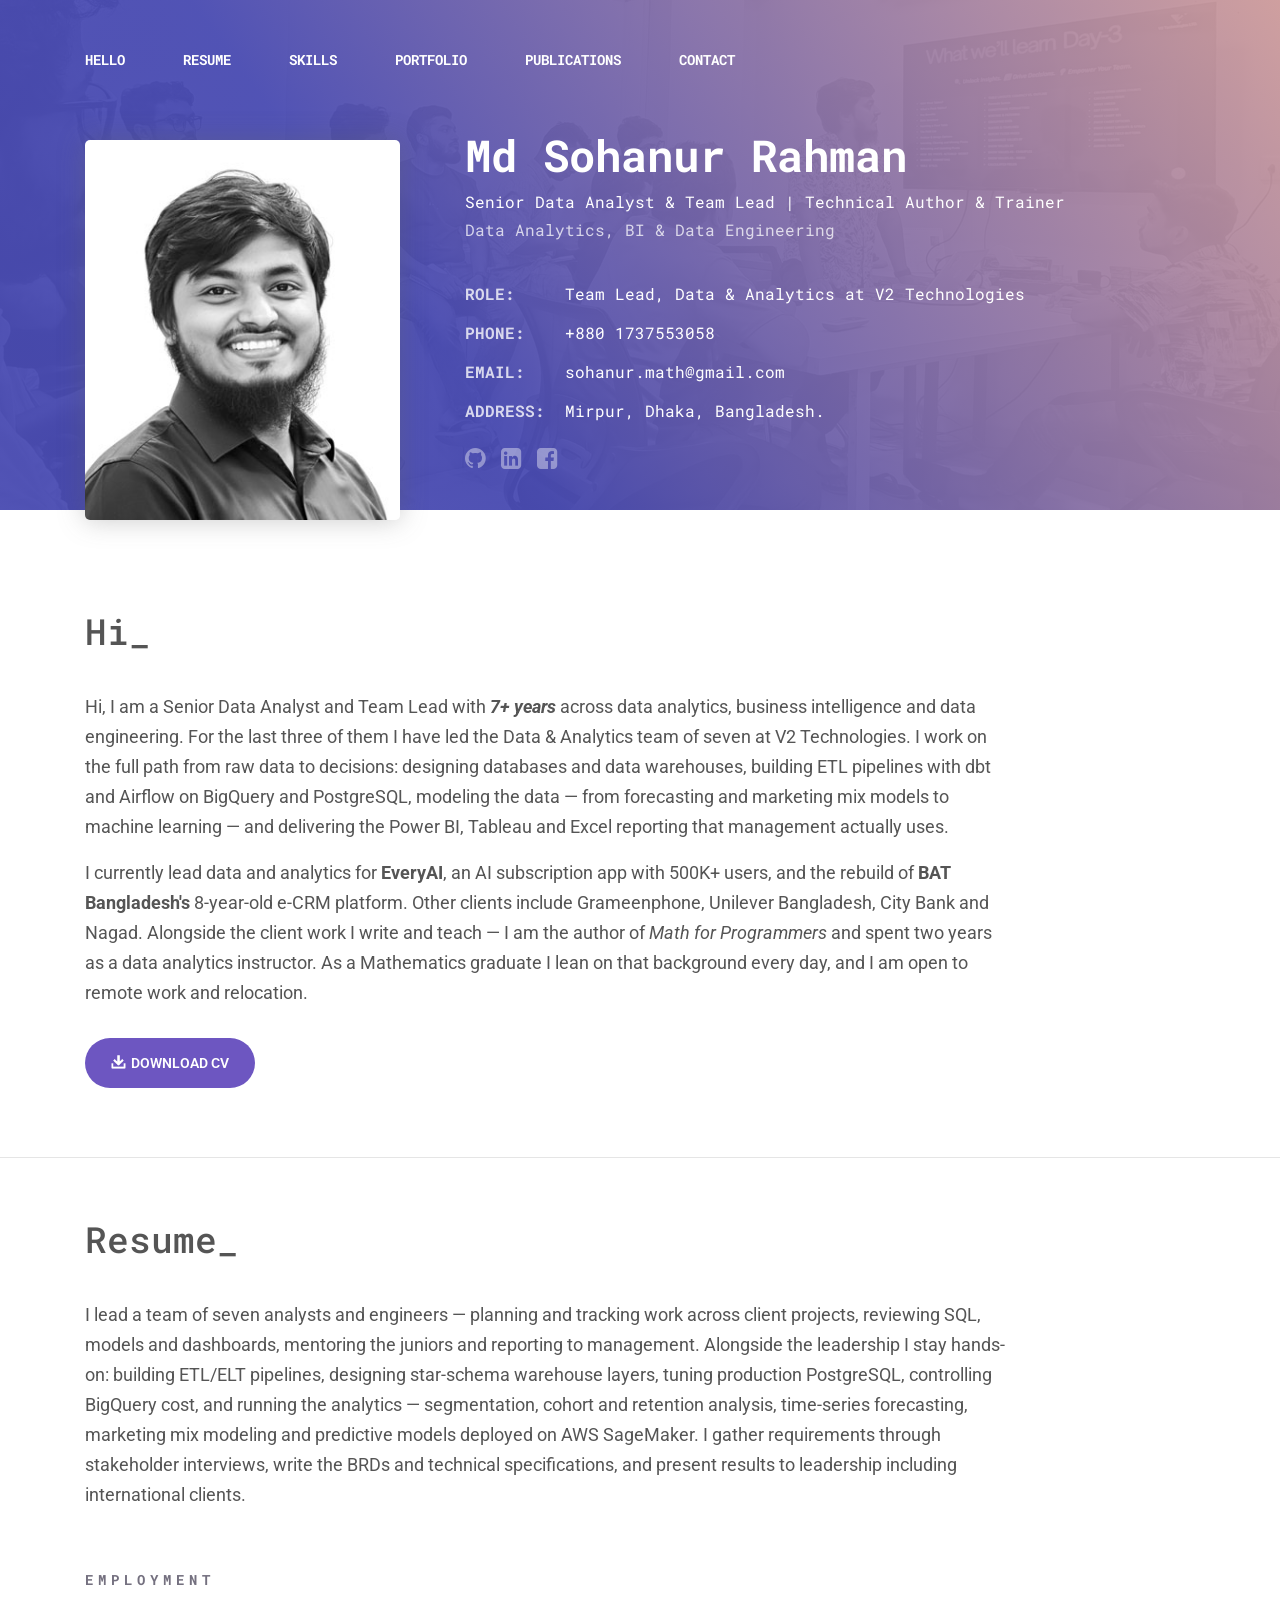
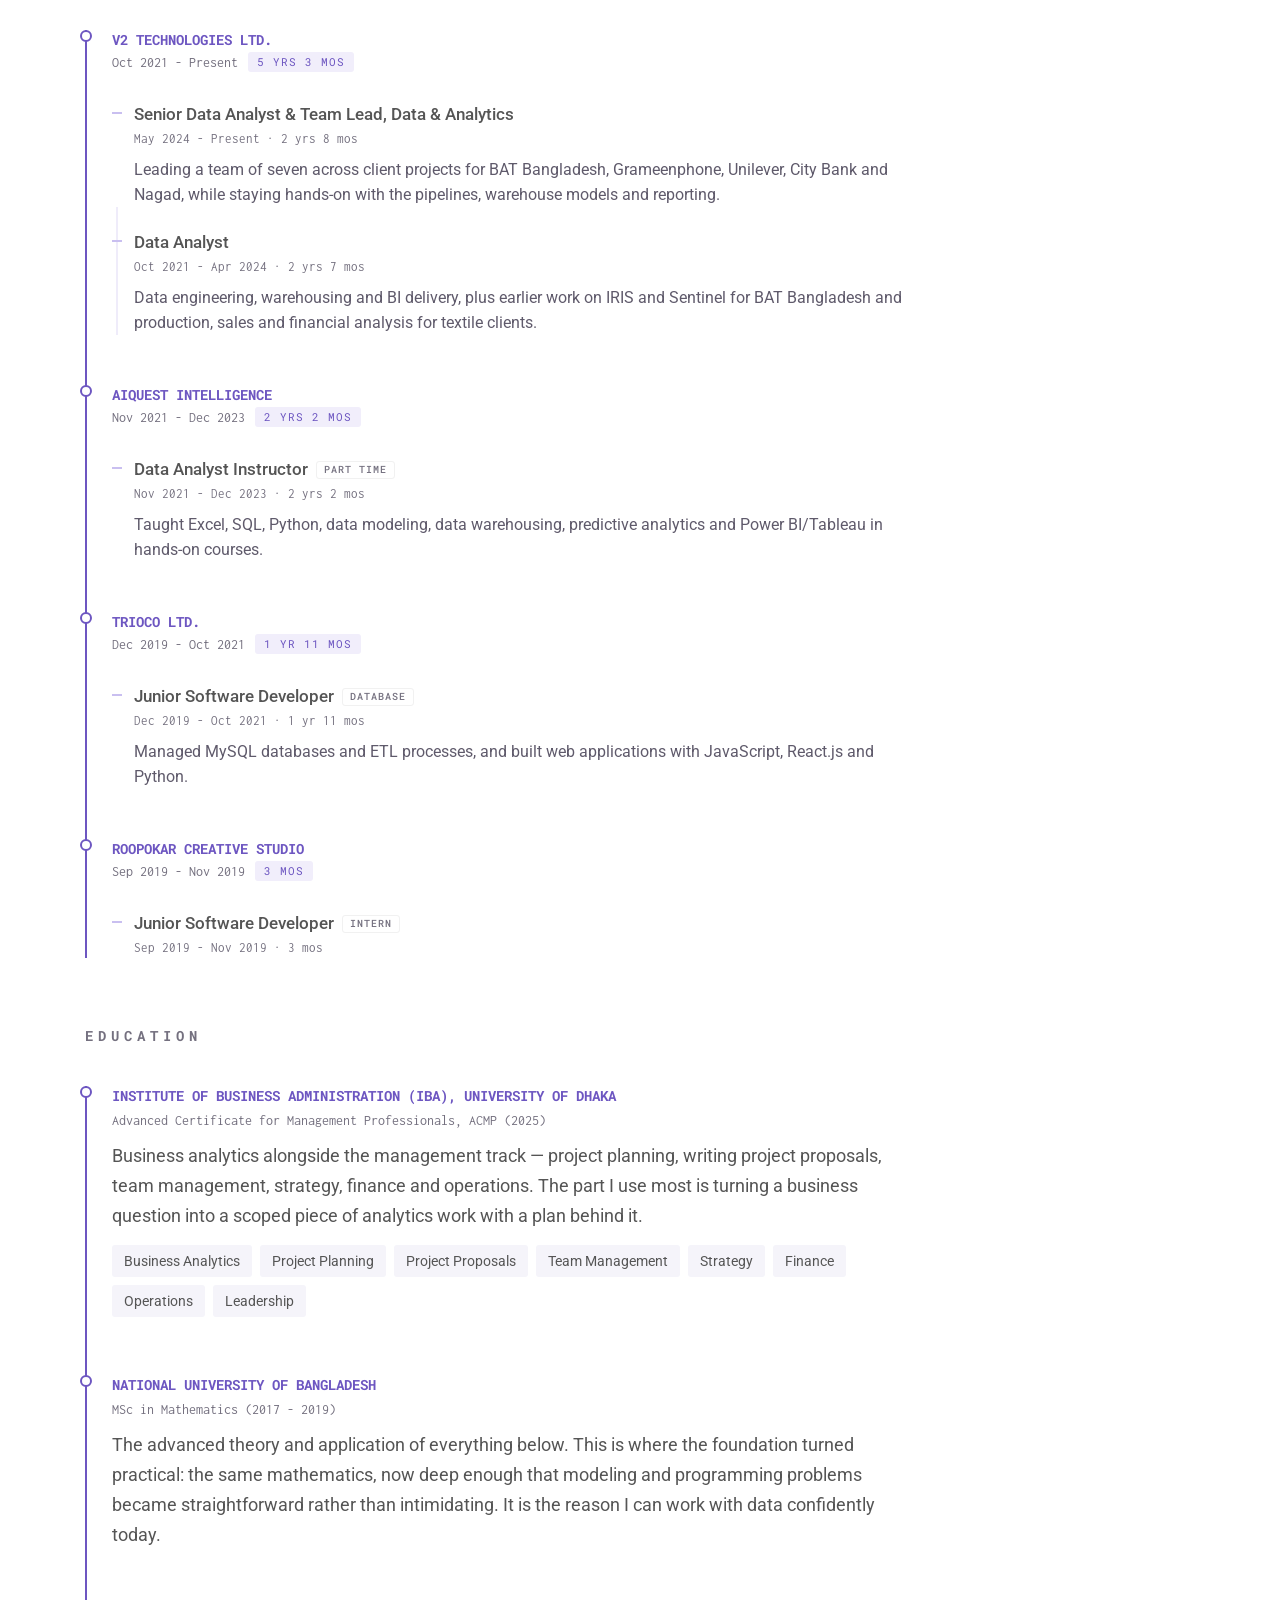
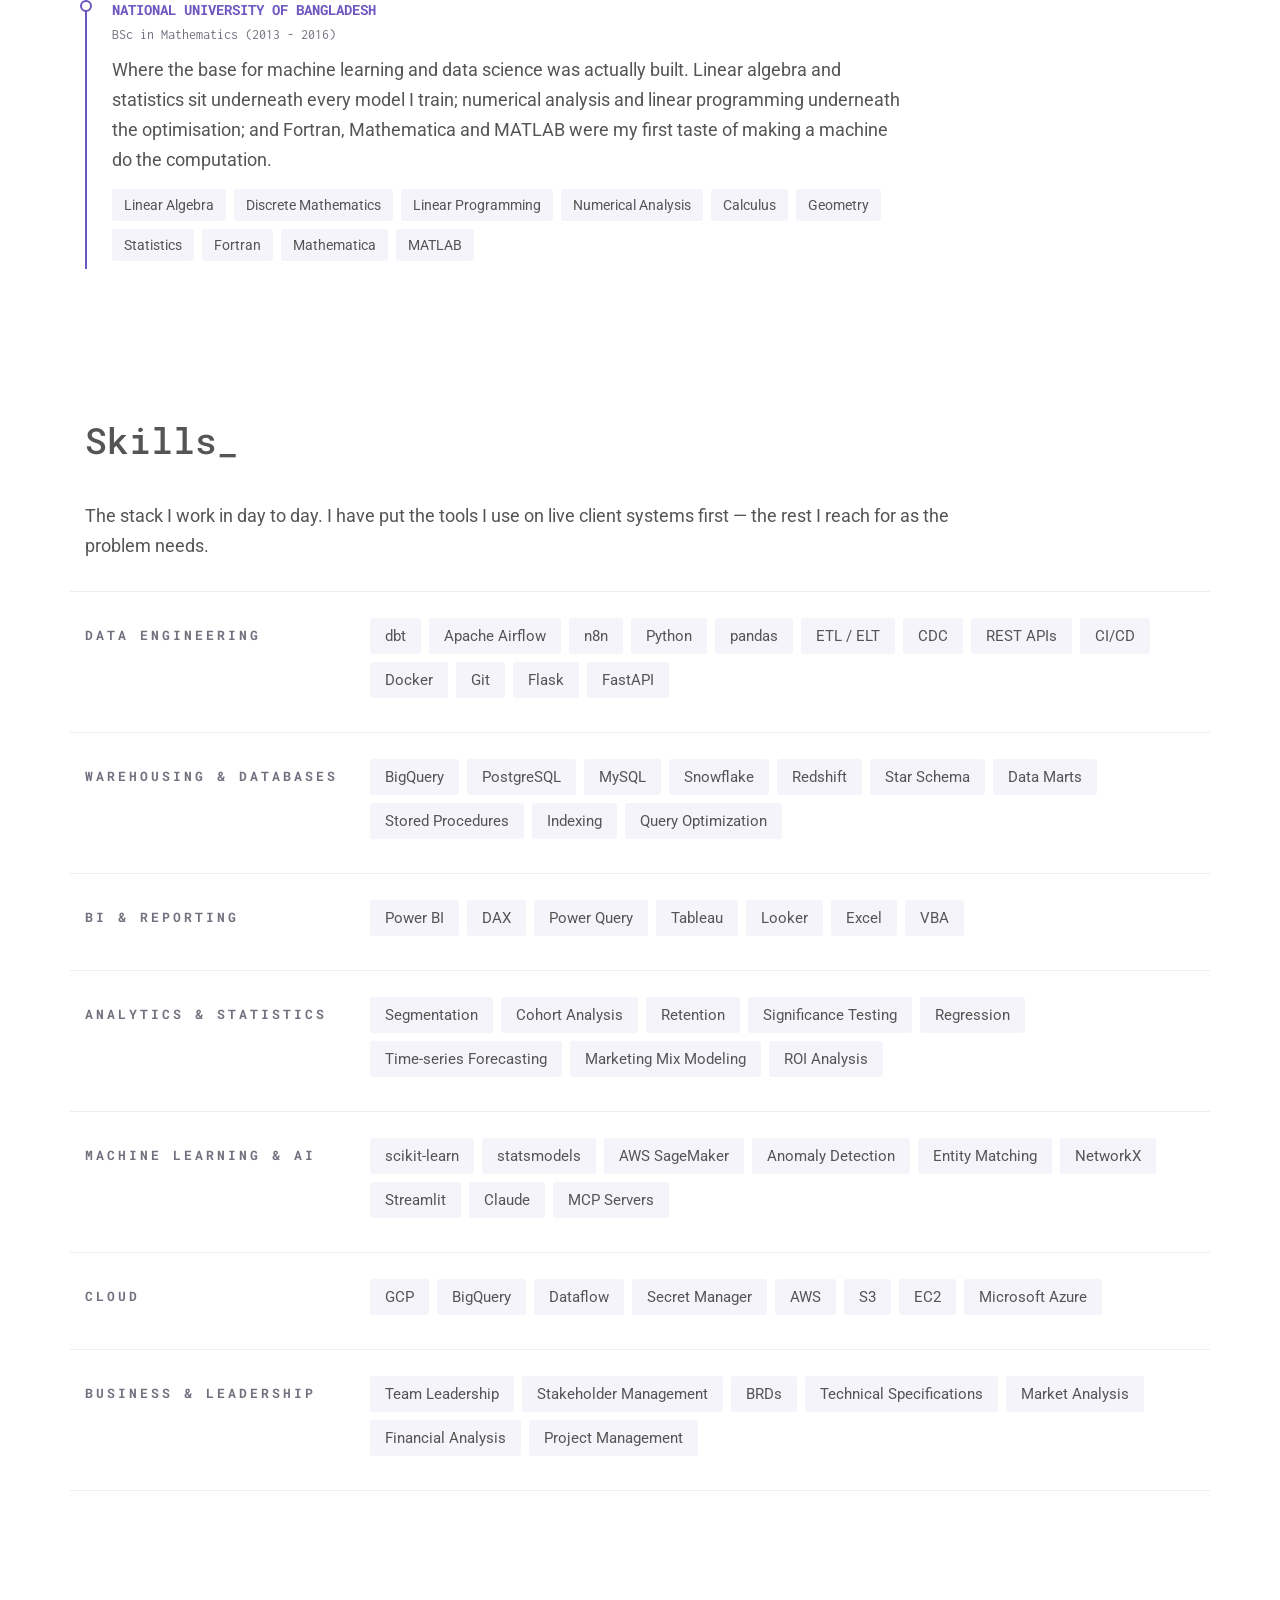
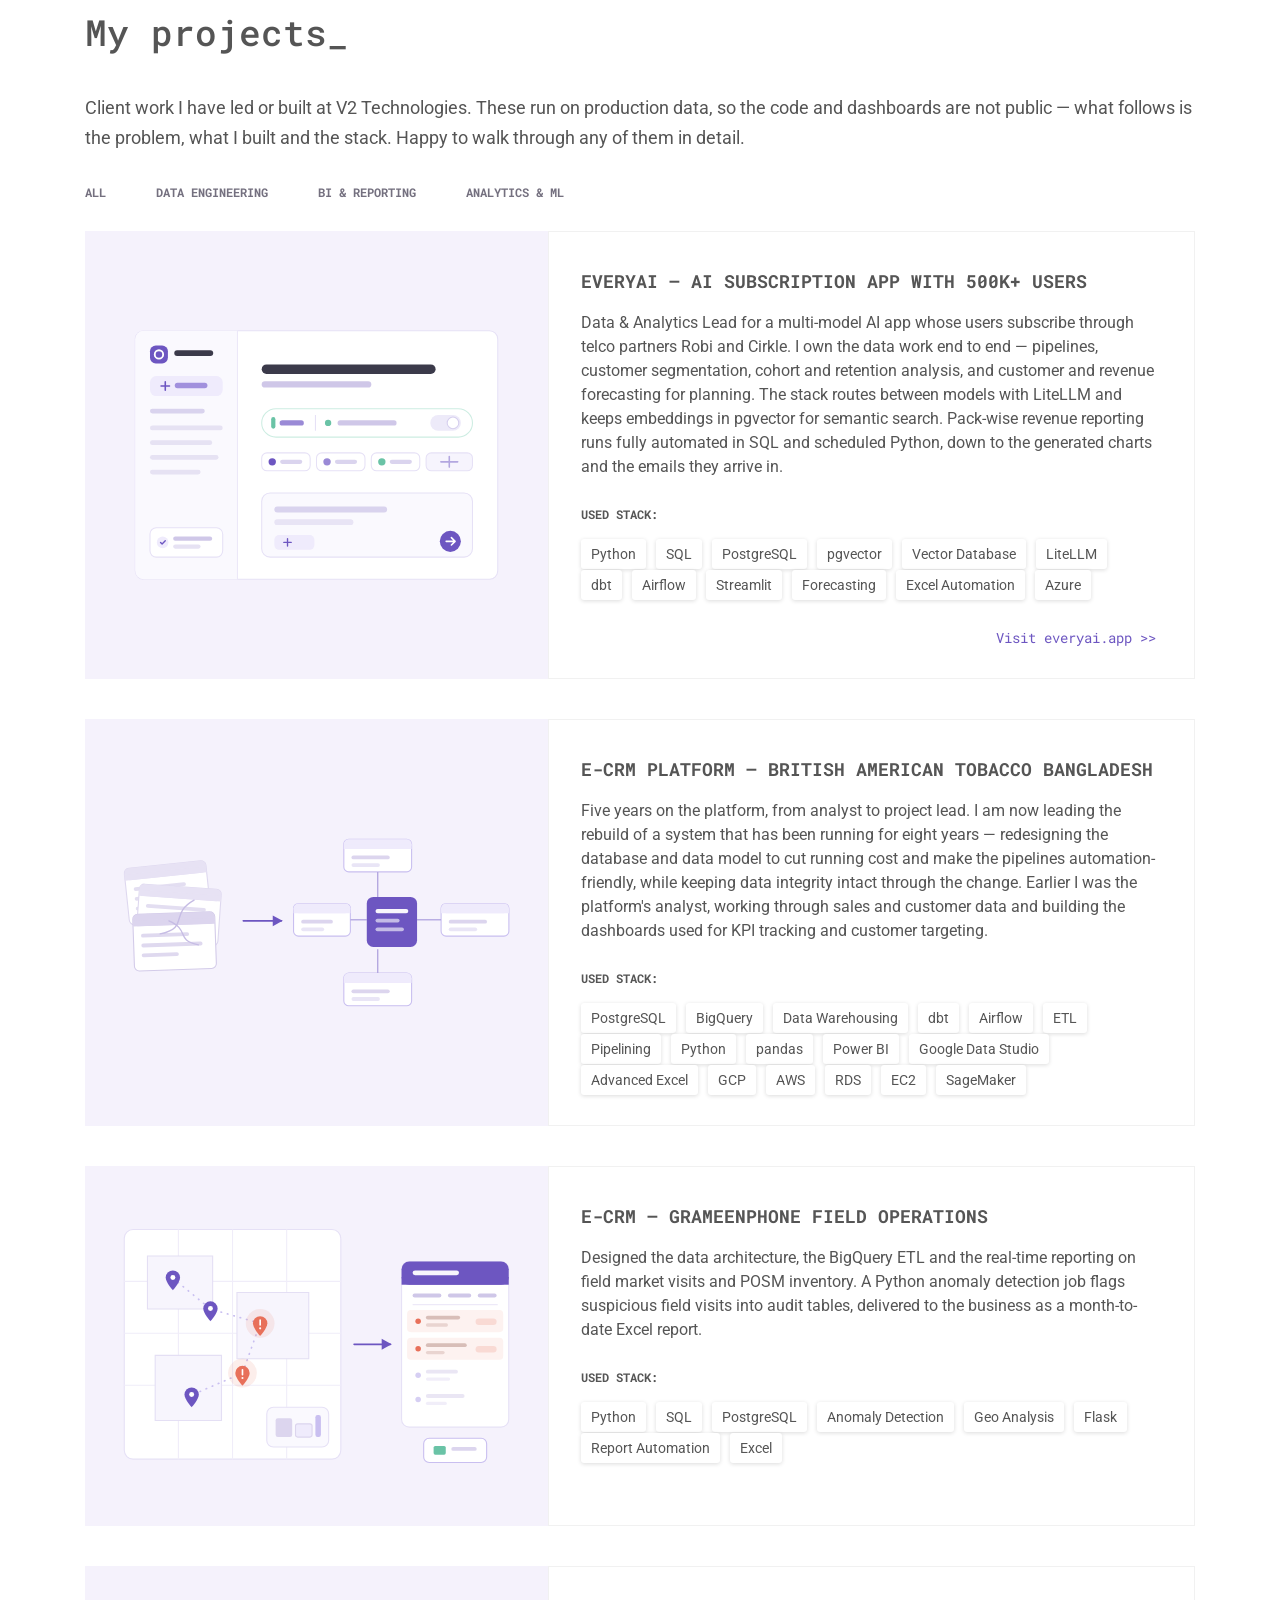
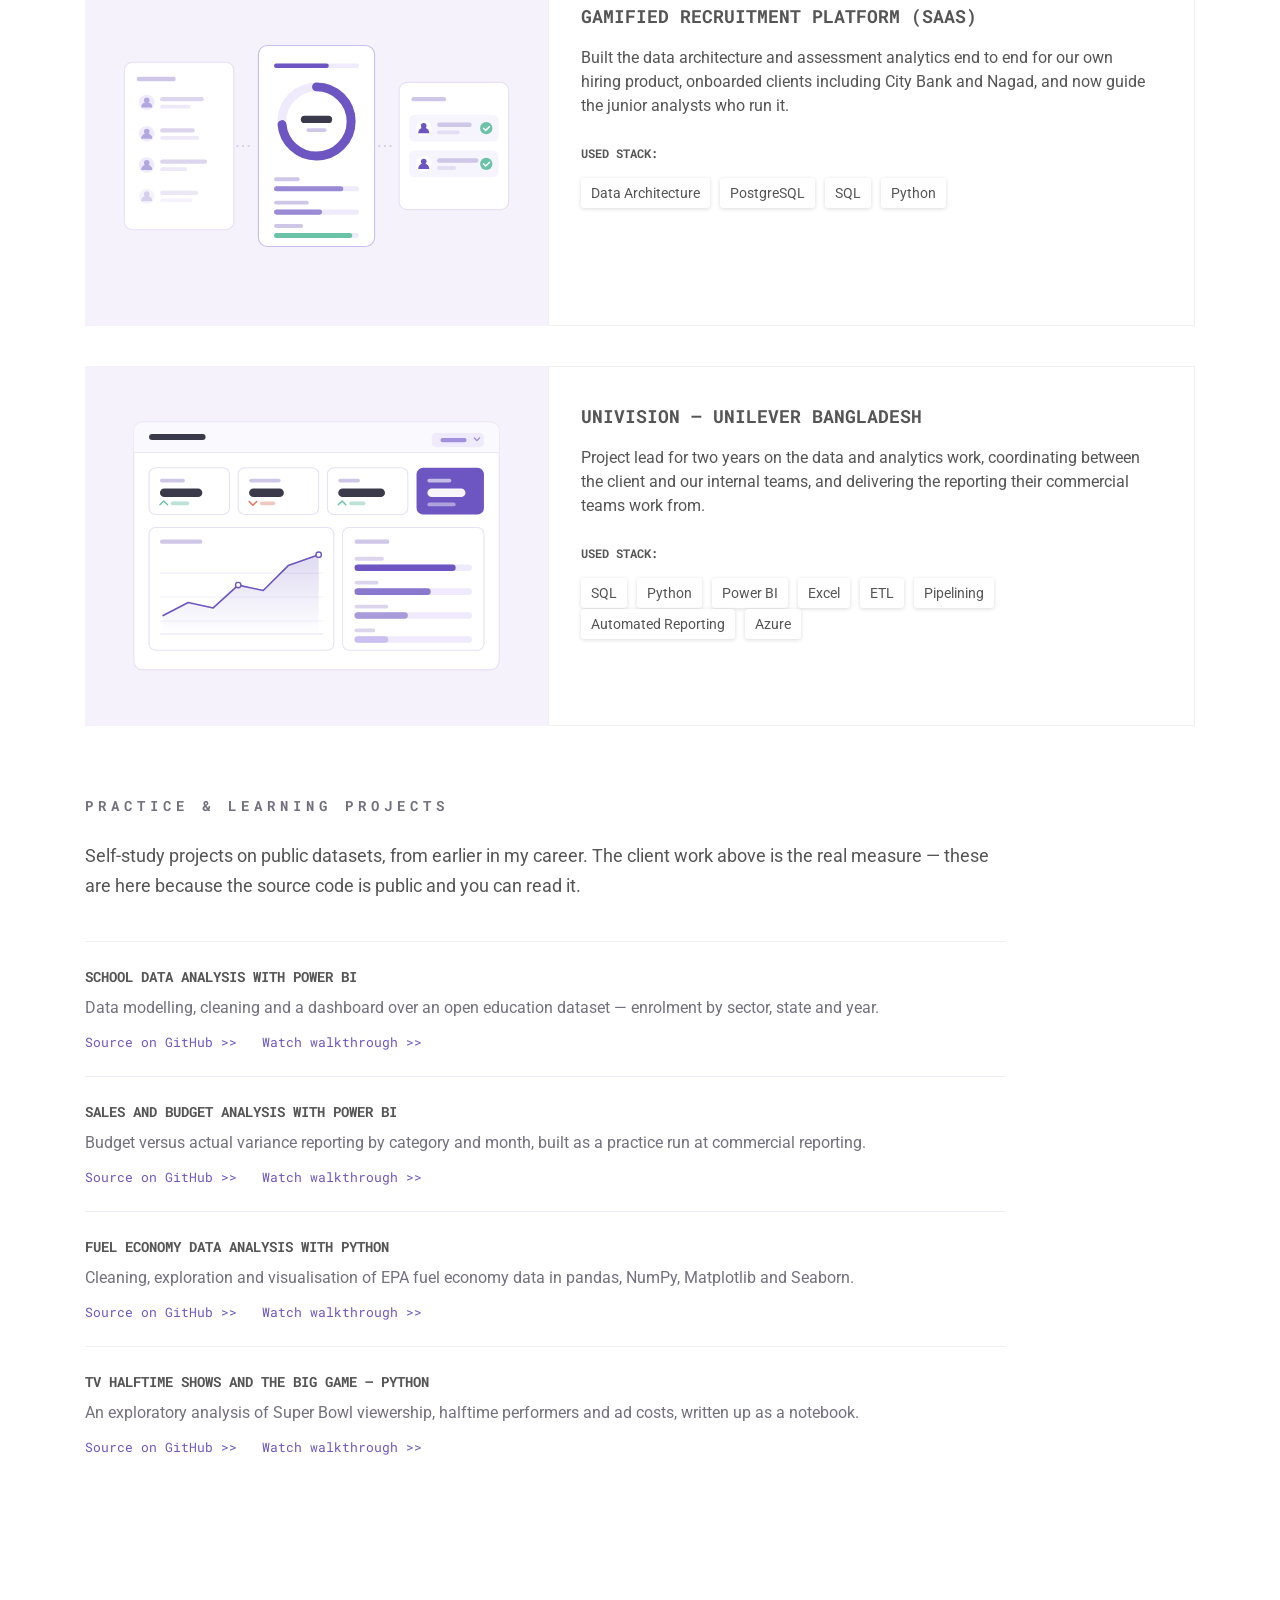
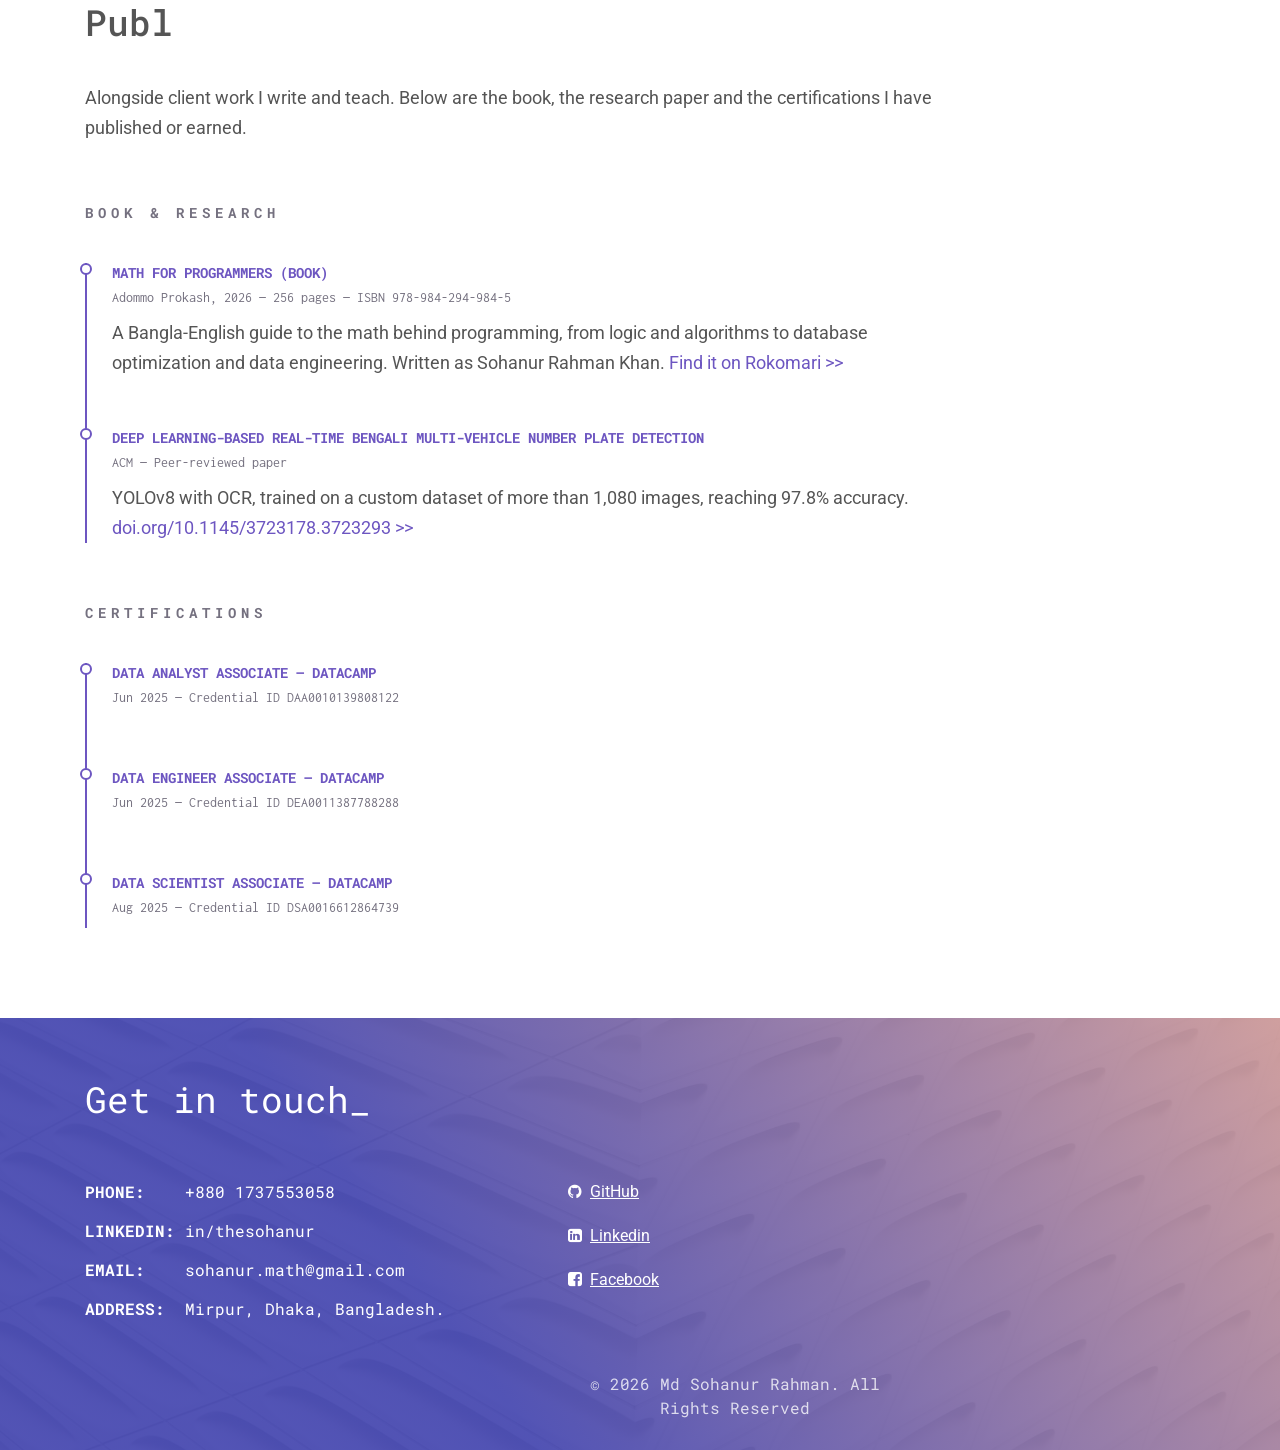
<file: index.html>
<!DOCTYPE html>
<html lang="en">
  <head>
    <meta charset="UTF-8" />
    <meta name="viewport" content="width=device-width, initial-scale=1.0" />
    <meta http-equiv="X-UA-Compatible" content="ie=edge" />
    <script>
      // Runs before the stylesheet paints, so a dark-mode visitor never gets a
      // white flash. A saved choice wins; otherwise follow the operating system.
      (function () {
        try {
          var saved = localStorage.getItem("theme");
          var theme =
            saved ||
            (window.matchMedia &&
            window.matchMedia("(prefers-color-scheme: dark)").matches
              ? "dark"
              : "light");
          document.documentElement.setAttribute("data-theme", theme);
        } catch (e) {
          document.documentElement.setAttribute("data-theme", "light");
        }
      })();
    </script>
    <meta
      name="description"
      content="Md Sohanur Rahman — Senior Data Analyst & Team Lead, technical author and trainer in Dhaka, Bangladesh. 7+ years across data analytics, BI and data engineering with dbt, Airflow, BigQuery, PostgreSQL and Power BI."
    />
    <meta name="author" content="Md Sohanur Rahman" />
    <title>Md Sohanur Rahman — Senior Data Analyst &amp; Team Lead</title>
    <link rel="canonical" href="https://sohanur.me/" />
    <meta property="og:type" content="profile" />
    <meta property="og:url" content="https://sohanur.me/" />
    <meta
      property="og:title"
      content="Md Sohanur Rahman — Senior Data Analyst &amp; Team Lead"
    />
    <meta
      property="og:description"
      content="7+ years across data analytics, BI and data engineering. I lead the Data & Analytics team at V2 Technologies in Dhaka, and write and teach alongside it."
    />
    <meta property="og:image" content="https://sohanur.me/assets/img/profile_bw.jpg" />
    <meta name="twitter:card" content="summary" />
    <link rel="icon" href="assets/img/favicon.ico" type="image/ico" />
    <link rel="apple-touch-icon" href="assets/img/android-chrome-192x192.png" />
    <link rel="stylesheet" href="assets/css/color.css?v=8" />
    <link rel="stylesheet" href="assets/css/skillbtnb.css?v=8" />
    <link
      href="https://fonts.googleapis.com/css?family=Roboto|Roboto+Mono|Inconsolata"
      rel="stylesheet"
    />
    <link
      href="https://cdn.materialdesignicons.com/2.0.46/css/materialdesignicons.min.css"
      rel="stylesheet"
    />
  </head>
  <body>
    <!--Main menu-->
    <div class="menu">
      <div class="container">
        <div class="row">
          <div class="menu__wrapper d-none d-lg-block col-md-12">
            <button
              type="button"
              class="theme-toggle js-theme-toggle"
              aria-label="Switch colour theme"
            >
              <i class="mdi theme-toggle__icon" aria-hidden="true"></i>
            </button>
            <nav class="">
              <ul>
                <li><a href="#hello">Hello</a></li>
                <li><a href="#resume">Resume</a></li>
                <li><a href="#skills">Skills</a></li>
                <li><a href="#portfolio">Portfolio</a></li>
                <li><a href="#publications">Publications</a></li>
                <li><a href="#contact">Contact</a></li>
              </ul>
            </nav>
          </div>
          <div class="menu__wrapper col-md-12 d-lg-none">
            <button type="button" class="menu__mobile-button">
              <span><i class="fa fa-bars" aria-hidden="true"></i></span>
            </button>
            <button
              type="button"
              class="theme-toggle js-theme-toggle"
              aria-label="Switch colour theme"
            >
              <i class="mdi theme-toggle__icon" aria-hidden="true"></i>
            </button>
          </div>
        </div>
      </div>
    </div>
    <!--Main menu-->

    <!-- Mobile menu -->
    <div class="mobile-menu d-lg-none">
      <div class="container">
        <div class="mobile-menu__close">
          <span><i class="mdi mdi-close" aria-hidden="true"></i></span>
        </div>
        <nav class="mobile-menu__wrapper">
          <ul>
            <li><a href="#hello">Hello</a></li>
            <li><a href="#resume">Resume</a></li>
            <li><a href="#skills">Skills</a></li>
            <li><a href="#portfolio">Portfolio</a></li>
            <li><a href="#publications">Publications</a></li>
            <li><a href="#contact">Contact</a></li>
          </ul>
        </nav>
      </div>
    </div>
    <!-- Mobile menu -->

    <!--Header-->
    <header
      class="main-header"
      style="background-image: url(assets/img/img_bg_header_2.jpg)"
    >
      <div class="container">
        <div class="row personal-profile">
          <div class="col-md-4 personal-profile__avatar">
            <img id="profile-photo" src="assets/img/profile_bw.jpg" alt="" />
          </div>
          <div class="col-md-8">
            <p id="profile-name" class="personal-profile__name"></p>
            <p id="profile-headline" class="personal-profile__work"></p>
            <div class="personal-profile__contacts">
              <dl
                id="profile-contacts"
                class="contact-list contact-list__opacity-titles"
              ></dl>
            </div>
            <p id="profile-social" class="personal-profile__social"></p>
          </div>
        </div>
      </div>
    </header>
    <!--Header-->

    <!--Hello-->
    <section id="hello" class="container section">
      <div class="row">
        <div class="col-md-10">
          <h2 id="hello_header" class="section__title">Hi_</h2>
          <div id="hello-intro" class="section__description"></div>
          <a id="cv-link" href="#" class="section_btn site-btn" download
            ><img src="assets/img/img_btn_icon.png" alt="" />Download CV</a
          >
        </div>
      </div>
    </section>
    <!--Hello-->

    <hr />

    <!--Resume-->
    <section id="resume" class="container section">
      <div class="row">
        <div class="col-md-10">
          <h2 id="resume_header" class="section__title">Resume_</h2>
          <p id="resume-intro" class="section__description"></p>
        </div>
      </div>
      <div class="row">
        <div class="col-md-9 section__resume resume-list">
          <h3 class="resume-list_title">employment</h3>
          <div id="employment-list"></div>
        </div>
      </div>
      <div class="row">
        <div class="col-md-9 section__resume resume-list">
          <h3 class="resume-list_title">education</h3>
          <div id="education-list"></div>
        </div>
      </div>
    </section>
    <!--Resume-->

    <!-- Skills -->
    <section id="skills" class="container section">
      <div class="row">
        <div class="col-md-10">
          <h2 id="skill_header" class="section__title">Skills_</h2>
          <p class="section__description">
            The stack I work in day to day. I have put the tools I use on live
            client systems first — the rest I reach for as the problem needs.
          </p>
        </div>
      </div>
      <div id="skills-list" class="row"></div>
    </section>
    <!-- endSkills -->

    <!--Portfolio-->
    <section id="portfolio" class="container section">
      <div class="row">
        <div class="col-md-12">
          <h2 id="portfolio_header" class="section__title">My projects_</h2>
          <p id="projects-intro" class="section__description"></p>
        </div>
      </div>
      <div class="row portfolio-menu">
        <div class="col-md-12">
          <nav>
            <ul id="portfolio-filters"></ul>
          </nav>
        </div>
      </div>
      <div id="portfolio-cards" class="portfolio-cards"></div>

      <div class="row practice-head">
        <div class="col-md-10">
          <h3 class="resume-list_title">practice &amp; learning projects</h3>
          <p id="practice-intro" class="section__description"></p>
        </div>
      </div>
      <div class="row">
        <div id="practice-list" class="col-md-10"></div>
      </div>
    </section>
    <!--Portfolio-->

    <!--Publications-->
    <section id="publications" class="container section">
      <div class="row">
        <div class="col-md-10">
          <h2 id="publications_header" class="section__title">
            Publications_
          </h2>
          <p id="publications-intro" class="section__description"></p>
        </div>
      </div>
      <div class="row">
        <div class="col-md-9 section__resume resume-list">
          <h3 class="resume-list_title">book &amp; research</h3>
          <div id="publications-list"></div>
        </div>
      </div>
      <div class="row">
        <div class="col-md-9 section__resume resume-list">
          <h3 class="resume-list_title">certifications</h3>
          <div id="certifications-list"></div>
        </div>
      </div>
    </section>
    <!--Publications-->

    <!--Contact-->
    <div
      class="background"
      style="background-image: url(assets/img/img_bg_main.jpg)"
    >
      <div id="contact" class="container section">
        <div class="row">
          <div class="col-md-12">
            <p id="contacts_header" class="section__title">Get in touch_</p>
          </div>
        </div>
        <div class="row contacts">
          <div class="col-md-7 col-lg-5">
            <div class="contacts__list">
              <dl id="contact-list" class="contact-list"></dl>
            </div>
          </div>
          <div class="col-md-5 col-lg-4">
            <div class="contacts__social">
              <ul id="contact-social"></ul>
            </div>
            <div class="footer">
              <p>
                &copy; <span id="footer-year"></span> Md Sohanur Rahman. All
                Rights Reserved
              </p>
            </div>
          </div>
        </div>
      </div>
    </div>
    <!--Contact-->

    <script src="assets/js/jquery-2.2.4.min.js?v=8"></script>
    <script src="assets/js/popper.min.js?v=8"></script>
    <script src="assets/js/bootstrap.min.js?v=8"></script>
    <script src="assets/js/theme.js?v=8"></script>
    <script src="assets/js/site-data.js?v=8"></script>
    <script src="assets/js/menu.js?v=8"></script>
    <script src="assets/js/jquery.waypoints.js?v=8"></script>
    <script src="assets/js/section.js?v=8"></script>
    <script src="assets/js/portfolio-filter.js?v=8"></script>
    <script src="assets/js/mobile-menu.js?v=8"></script>
    <script src="assets/js/mbclicker.min.js?v=8"></script>
    <script src="assets/js/site-btn.js?v=8"></script>
  </body>
</html>
</file>
<file: assets/css/skillbtnb.css>
.skillbtn{
    color: #6D56C1 !important;   
    background-color: transparent;
    border-color: #6D56C1 !important;
    border-radius: 0rem !important;
    padding: 1.1rem 3rem ;
    margin: 0.6rem;
    font-size: 1.3rem;
    width:22%;
}
.skillbtn:hover{
    color: #fff !important;   
    background-color: #6D56C1 !important;
}

@media screen and (max-width: 1199px) {
    .skillbtn {
      width: 30%;
    }
  }
@media screen and (max-width: 992px) {
    .skillbtn {
      width: 40%;
    }
  }

@media screen and (max-width: 600px) {
    .skillbtn {
      width: 100%;
      margin-left: 0;
      margin-right: 0;
    }
  }


.video-responsive{
    overflow:hidden;
    padding-bottom:56.25%;
    position:relative;
    height:0;
}
.video-responsive iframe{
    left:0;
    top:0;
    height:100%;
    width:100%;
    position:absolute;
}

/* ---------------------------------------------------------
   Skill groups
   Label on the left, soft chips on the right. Replaces the
   grid of outlined boxes, which read as a wall at this count.
   --------------------------------------------------------- */
.skill-group {
    border-top: 1px solid #ededf3;
    /* Only the vertical padding: the column keeps its 15px sides, or the
       nested .row's negative margins push past the viewport. */
    padding-top: 26px;
    padding-bottom: 26px;
    margin: 0;
}
.skill-group:last-of-type {
    border-bottom: 1px solid #ededf3;
}

.skill-group__label {
    font-family: "Roboto Mono", monospace;
    font-size: 13px;
    line-height: 20px;
    letter-spacing: 3px;
    text-transform: uppercase;
    font-weight: 700;
    color: #999;
    margin: 0;
    padding-top: 7px;
}

ul.skill-tags {
    margin: 0;
    padding: 0;
    list-style: none;
}
ul.skill-tags li {
    display: inline-block;
    font-size: 15px;
    line-height: 20px;
    color: #555;
    background-color: #f5f4fa;
    border-radius: 3px;
    padding: 8px 15px;
    margin: 0 8px 8px 0;
    transition: all 0.3s;
}
ul.skill-tags li:hover {
    color: #fff;
    background-color: #6d56c1;
}

@media screen and (max-width: 767px) {
    .skill-group {
        padding-top: 20px;
        padding-bottom: 20px;
    }
    .skill-group__label {
        padding-top: 0;
        margin-bottom: 14px;
    }
}

/* ---------------------------------------------------------
   Practice projects: compact list under the client work.
   --------------------------------------------------------- */
.practice-head {
    margin-top: 70px;
    margin-bottom: 10px;
}
/* .resume-list_title is scoped to .resume-list, so restate it here. */
.practice-head .resume-list_title {
    font-family: "Roboto Mono", monospace;
    font-size: 14px;
    line-height: 20px;
    letter-spacing: 5px;
    text-transform: uppercase;
    font-weight: 700;
    color: var(--c-muted);
    margin-bottom: 25px;
}
.practice-item {
    border-top: 1px solid #ededf3;
    padding: 24px 0;
}
.practice-item__title {
    font-family: "Roboto Mono", monospace;
    font-size: 14px;
    line-height: 22px;
    text-transform: uppercase;
    font-weight: 700;
    color: #555;
    margin-bottom: 8px;
}
.practice-item__description {
    font-size: 16px;
    line-height: 24px;
    color: #999;
    margin-bottom: 12px;
}
.practice-item__links {
    font-family: "Roboto Mono", monospace;
    font-size: 13px;
    line-height: 20px;
    margin: 0;
}
.practice-item__links a {
    margin-right: 25px;
    white-space: nowrap;
}


/* ---------------------------------------------------------
   Work timeline
   One block per company; the roles sit inside it so two roles
   at one employer never read as two employers. Dates and
   durations are filled in by assets/js/timeline.js.
   --------------------------------------------------------- */
.job .resume-list__block-title {
    padding-bottom: 2px;
}

.job__span {
    display: block;
    margin-bottom: 18px !important;
}
.job__range {
    font-family: Inconsolata, monospace;
    font-size: 14px;
    line-height: 20px;
    color: #999;
}
.job__total {
    display: inline-block;
    font-family: "Roboto Mono", monospace;
    font-size: 11px;
    line-height: 16px;
    letter-spacing: 1px;
    text-transform: uppercase;
    color: #6d56c1;
    background-color: #f1eefb;
    border-radius: 3px;
    padding: 2px 9px;
    margin-left: 10px;
    vertical-align: 1px;
}
.job__total:empty {
    display: none;
}

ul.job__roles {
    margin: 0;
    padding: 0;
    list-style: none;
}
.job__role {
    position: relative;
    padding-left: 22px;
    padding-bottom: 22px;
}
.job__role:last-child {
    padding-bottom: 0;
}
/* Small tick marking each role against the company's spine. */
.job__role:before {
    content: "";
    position: absolute;
    left: 0;
    top: 11px;
    width: 10px;
    height: 2px;
    background-color: #c9bff0;
}
/* A second role onwards gets a connecting line, so the stack reads as one job. */
.job__role + .job__role:after {
    content: "";
    position: absolute;
    left: 4px;
    top: -22px;
    bottom: 0;
    width: 2px;
    background-color: #efecfa;
    z-index: -1;
}

.job__role-title {
    font-size: 17px;
    line-height: 26px;
    font-weight: 500;
    color: #555;
    margin-bottom: 2px !important;
}
.job__role-tag {
    display: inline-block;
    font-family: "Roboto Mono", monospace;
    font-size: 10px;
    line-height: 14px;
    letter-spacing: 1px;
    text-transform: uppercase;
    color: #999;
    border: 1px solid #e4e4ec;
    border-radius: 3px;
    padding: 1px 7px;
    margin-left: 8px;
    vertical-align: 2px;
}
.job__role-date {
    font-family: Inconsolata, monospace;
    font-size: 13px;
    line-height: 20px;
    color: #a5a5a5;
    margin-bottom: 8px !important;
}
.job__role-date:empty {
    display: none;
}
.job__role-text {
    font-size: 16px;
    line-height: 25px;
    color: #777;
    margin: 0 !important;
}

@media screen and (max-width: 576px) {
    .job__total {
        margin-left: 0;
        margin-top: 6px;
        display: inline-block;
    }
    .job__range {
        display: block;
    }
}


/* ---------------------------------------------------------
   Project illustrations
   The card's image slot ranges from roughly 0.5 to 1.3 in
   aspect depending on how much text sits beside it, so the
   drawings are fitted rather than cropped. The backdrop is
   the same flat colour as inside the SVG, which makes the
   letterboxing invisible.
   --------------------------------------------------------- */
.project-card__img {
    background-color: #f5f2fc;
    display: flex;
    align-items: center;
    justify-content: center;
    padding: 26px !important;
}
.project-card__img img[src$=".svg"] {
    width: 100%;
    height: auto;
    max-height: 330px;
    object-fit: contain;
}

/* The stock padding left a lot of air around short descriptions, which made
   the illustration panel beside it taller than it needed to be. */
.project-card .project-card__info {
    padding: 34px 38px 30px 32px;
}
.project-card .project-card__description {
    margin-bottom: 26px;
}
.project-card .project-card__link {
    margin-top: 28px;
}

@media screen and (max-width: 767px) {
    .project-card__img {
        padding: 20px !important;
    }
    .project-card__img img[src$=".svg"] {
        max-height: 260px;
    }
}


/* ---------------------------------------------------------
   Bits the JSON renderer adds
   --------------------------------------------------------- */

/* Second line of the header title, under the main headline. */
.personal-profile__sub {
    display: block;
    opacity: 0.75;
    margin-top: 4px;
}

/* Course subjects under a degree: same chips as the skills section. */
ul.edu-subjects {
    margin-top: 14px;
}
ul.edu-subjects li {
    font-size: 14px;
    padding: 6px 12px;
}

/* The two links sit side by side until they no longer fit. */
.practice-item__links a:last-child {
    margin-right: 0;
}
@media screen and (max-width: 440px) {
    .practice-item__links a {
        display: block;
        margin-right: 0;
        margin-bottom: 8px;
    }
}


/* ---------------------------------------------------------
   Very narrow screens (320px and down)
   The contact list indents its values by a fixed 100px, which
   leaves an email address too little room to fit. Stack the
   label above the value instead.
   --------------------------------------------------------- */
@media screen and (max-width: 420px) {
    .contact-list dt {
        float: none;
    }
    .contact-list dd {
        padding-left: 0;
        margin-bottom: 14px;
        word-break: break-word;
    }
}

/* Long unbreakable strings — a DOI, an ISBN, a credential ID — have nowhere to
   wrap on a narrow screen, so let them break inside the word. */
.resume-list__block p,
.practice-item__description,
.practice-item__links {
    overflow-wrap: break-word;
    word-break: break-word;
}


/* ---------------------------------------------------------
   Read more
   The Hi_ and Resume_ intros are several paragraphs, which on
   a phone pushes everything else off the screen. Below the
   tablet breakpoint they collapse behind a toggle.
   --------------------------------------------------------- */
.readmore__toggle {
    display: none;
}

@media screen and (max-width: 767px) {
    .readmore {
        position: relative;
    }
    .readmore.is-clamped {
        max-height: 11.5em;
        overflow: hidden;
    }
    /* Fade the cut edge so it reads as "there is more", not a hard crop. */
    .readmore.is-clamped:after {
        content: "";
        position: absolute;
        left: 0;
        right: 0;
        bottom: 0;
        height: 3.2em;
        background: linear-gradient(rgba(255, 255, 255, 0), #fff 85%);
        pointer-events: none;
    }

    .readmore__toggle {
        /* Block, so it never shares a line with the Download CV button. */
        display: block;
        width: auto;
        text-align: left;
        background: none;
        border: 0;
        padding: 0;
        margin-top: 16px;
        margin-bottom: 26px;
        font-family: "Roboto Mono", monospace;
        font-size: 13px;
        line-height: 20px;
        letter-spacing: 1px;
        text-transform: uppercase;
        font-weight: 700;
        color: #6d56c1;
        cursor: pointer;
    }
    .readmore__toggle:after {
        content: " \25be";          /* small caret, flips when expanded */
        display: inline-block;
        margin-left: 6px;
    }
    .readmore__toggle[aria-expanded="true"]:after {
        content: " \25b4";
    }
    .readmore__toggle:hover,
    .readmore__toggle:focus {
        text-decoration: underline;
        outline: none;
    }
}


/* =========================================================
   DARK MODE
   color.css is a compiled file with the colours baked in, so
   rather than rewrite it, every surface the page actually
   shows is re-stated here under [data-theme="dark"]. The
   values are named once as custom properties and used below,
   so changing the palette is a change in one place.
   ========================================================= */
:root {
    --c-bg: #ffffff;
    --c-text: #555555;
    --c-text-soft: #5f5a6b;
    --c-muted: #74707f;
    --c-accent: #6d56c1;
    --c-rule: #f1f1f1;
    --c-rule-soft: #ededf3;
    --c-chip: #f5f4fa;
    --c-chip-strong: #f1eefb;
    --c-surface: #ffffff;
    --c-panel: #f5f2fc;
}

[data-theme="dark"] {
    --c-bg: #141220;
    --c-text: #c7c3d4;
    --c-text-soft: #a7a2b9;
    --c-muted: #8d87a1;
    --c-accent: #a594ec;          /* lifted: #6d56c1 is unreadable on dark */
    --c-rule: #2a2637;
    --c-rule-soft: #272233;
    --c-chip: #231f31;
    --c-chip-strong: #2a2342;
    --c-surface: #1c1829;
    /* Matches what the illustration's own #F5F2FC background becomes once the
       invert filter below runs, so the drawing has no visible edge. */
    --c-panel: #0c0a12;
}

[data-theme="dark"] body {
    background-color: var(--c-bg);
    color: var(--c-text);
}
[data-theme="dark"] hr {
    border-top-color: rgba(255, 255, 255, 0.08);
}
[data-theme="dark"] a {
    color: var(--c-accent);
}
[data-theme="dark"] a:focus,
[data-theme="dark"] a:hover {
    color: var(--c-accent);
}

/* Section headings and body copy */
[data-theme="dark"] .section .section__title,
[data-theme="dark"] .section__description,
[data-theme="dark"] .project-card__title,
[data-theme="dark"] .project-card__description,
[data-theme="dark"] .project-card__stack,
[data-theme="dark"] .job__role-title,
[data-theme="dark"] .practice-item__title {
    color: var(--c-text);
}
[data-theme="dark"] .job__role-text {
    color: var(--c-text-soft);
}
[data-theme="dark"] .resume-list_title,
[data-theme="dark"] .resume-list__block-date,
[data-theme="dark"] .skill-group__label,
[data-theme="dark"] .practice-item__description,
[data-theme="dark"] .job__role-date,
[data-theme="dark"] .portfolio-menu nav ul li a {
    color: var(--c-muted);
}

/* The sticky bar, once it turns solid on scroll */
[data-theme="dark"] .menu.menu--active {
    background-color: var(--c-surface);
    box-shadow: 0 5px 8px 0 rgba(0, 0, 0, 0.45);
}
[data-theme="dark"] .menu.menu--active .menu__wrapper a {
    color: var(--c-text) !important;
}
[data-theme="dark"] .menu.menu--active .menu__wrapper a:hover,
[data-theme="dark"] .menu.menu--active .menu__mobile-button:hover {
    color: var(--c-accent) !important;
}
[data-theme="dark"] .menu.menu--active .menu__wrapper a:after {
    background: var(--c-accent) !important;
}
[data-theme="dark"] .menu.menu--active .menu__mobile-button {
    color: var(--c-text) !important;
}

/* Resume and publications timeline */
[data-theme="dark"] .resume-list .resume-list__block {
    border-left-color: var(--c-accent);
}
[data-theme="dark"] .resume-list .resume-list__block:before {
    border-color: var(--c-accent);
    background-color: var(--c-bg);
}
[data-theme="dark"] .resume-list .resume-list__block-title {
    color: var(--c-accent);
}
[data-theme="dark"] .job__role:before {
    background-color: #4b3f74;
}
[data-theme="dark"] .job__role + .job__role:after {
    background-color: var(--c-rule);
}
[data-theme="dark"] .job__total {
    color: var(--c-accent);
    background-color: var(--c-chip-strong);
}
[data-theme="dark"] .job__role-tag {
    color: var(--c-muted);
    border-color: var(--c-rule);
}

/* Skills and course subjects */
[data-theme="dark"] .skill-group,
[data-theme="dark"] .skill-group:last-of-type,
[data-theme="dark"] .practice-item {
    border-color: var(--c-rule-soft);
}
[data-theme="dark"] ul.skill-tags li {
    color: var(--c-text);
    background-color: var(--c-chip);
}
/* Filling with the pale accent put white text at 2.6:1. On a dark page the
   hover should lift the chip, not bleach it, so it deepens into purple and the
   text goes to full white. */
[data-theme="dark"] ul.skill-tags li:hover {
    color: #ffffff;
    background-color: #3b3168;
}

/* Project cards */
[data-theme="dark"] .project-card .project-card__info {
    border-color: var(--c-rule);
}
[data-theme="dark"] .project-card:hover {
    box-shadow: 0 1px 31px rgba(0, 0, 0, 0.5);
}
[data-theme="dark"] .tags li {
    color: var(--c-text);
    background-color: var(--c-surface);
    box-shadow: none;
    border: 1px solid var(--c-rule);
}
[data-theme="dark"] .project-card__img {
    background-color: var(--c-panel);
}
/* The drawings are light-on-light artwork. Inverting flips the lightness and
   the hue rotation puts the purples back where they belong. */
[data-theme="dark"] .project-card__img img[src$=".svg"] {
    background-color: transparent;
    filter: invert(1) hue-rotate(180deg) saturate(0.9) brightness(0.95);
}

/* Read more */
[data-theme="dark"] .readmore.is-clamped:after {
    background: linear-gradient(rgba(20, 18, 32, 0), var(--c-bg) 85%);
}
[data-theme="dark"] .readmore__toggle {
    color: var(--c-accent);
}

/* The button keeps the brand purple rather than inverting to a pale pill,
   which looked washed out against the dark page. Lifted just enough that white
   text still clears AA on it. */
[data-theme="dark"] .site-btn {
    background-color: #6a54c9;
    color: #ffffff !important;
}
[data-theme="dark"] .site-btn:focus,
[data-theme="dark"] .site-btn:hover {
    background-color: #7862d4;
}

/* ---------------------------------------------------------
   Theme toggle button
   --------------------------------------------------------- */
.theme-toggle {
    float: right;
    background: none;
    border: 0;
    padding: 0;
    width: 36px;
    height: 36px;
    line-height: 36px;
    text-align: center;
    border-radius: 50%;
    color: #ffffff;
    opacity: 0.65;
    cursor: pointer;
    transition: opacity 0.3s, background-color 0.3s, color 0.3s;
}
.theme-toggle:hover,
.theme-toggle:focus {
    opacity: 1;
    outline: none;
    background-color: rgba(255, 255, 255, 0.15);
}
.theme-toggle__icon {
    font-size: 20px;
    vertical-align: middle;
}
/* Once the bar turns solid it sits on a light surface, so the icon flips. */
.menu--active .theme-toggle {
    color: #555555;
    opacity: 0.9;
}
.menu--active .theme-toggle:hover,
.menu--active .theme-toggle:focus {
    color: #6d56c1;
    background-color: rgba(109, 86, 193, 0.1);
}
[data-theme="dark"] .menu--active .theme-toggle {
    color: var(--c-text);
}
[data-theme="dark"] .menu--active .theme-toggle:hover,
[data-theme="dark"] .menu--active .theme-toggle:focus {
    color: var(--c-accent);
    background-color: rgba(165, 148, 236, 0.16);
}
@media screen and (max-width: 991px) {
    .theme-toggle {
        margin-top: -4px;
    }
}


/* ---------------------------------------------------------
   Muted text, both themes
   The template's greys (#999, and #a5a5a5 on the role dates)
   fall below 4.5:1 on white. Routing them through the same
   custom properties as dark mode fixes light and keeps the
   two themes defined in one place.
   --------------------------------------------------------- */
.resume-list .resume-list_title,
.resume-list .resume-list__block-date,
.portfolio-menu nav ul li a,
.skill-group__label,
.practice-item__description,
.job__range,
.job__role-date,
.job__role-tag {
    color: var(--c-muted);
}
.job__role-tag {
    border-color: var(--c-rule);
}
.job__role-text {
    color: var(--c-text-soft);
}


/* ---------------------------------------------------------
   The two gradient bands in dark mode
   The template's gradient is built for a white page; against
   a near-black one it lands as a bright slab. It keeps the
   same indigo-to-plum journey here, just much deeper, so it
   sits in the same family as the page.

   The edge stays hard, matching light mode.
   --------------------------------------------------------- */
[data-theme="dark"] .main-header:before {
    background: linear-gradient(
        54deg,
        rgba(38, 34, 78, 0.95) 34%,
        rgba(72, 42, 64, 0.95)
    );
}

[data-theme="dark"] .background:before {
    background: linear-gradient(
        54deg,
        rgba(38, 34, 78, 0.95) 34%,
        rgba(72, 42, 64, 0.95)
    );
}

/* The header photo carries more of the band now that the overlay is darker,
   so hold it back a little to keep the name legible. */
[data-theme="dark"] .main-header {
    background-color: #0f0d18;
}
[data-theme="dark"] .background {
    background-color: #0f0d18;
}


/* The template de-emphasises these with opacity .4, which puts white text on
   the gradient at about 2.7:1 — below AA in both themes. Just enough opacity
   to clear 4.5:1 while still reading as secondary. */
.contact-list.contact-list__opacity-titles dt {
    opacity: 0.78;
}
.footer {
    opacity: 0.78;
}
/* The dark band is deeper, so the same text clears AA with room to spare and
   can stay more clearly secondary there. */
[data-theme="dark"] .contact-list.contact-list__opacity-titles dt,
[data-theme="dark"] .footer {
    opacity: 0.68;
}


/* ---------------------------------------------------------
   Content-load failure notice
   Only ever appears when site.json could not be fetched —
   almost always because index.html was opened from disk.
   --------------------------------------------------------- */
.load-failure {
    border: 1px solid var(--c-accent);
    border-left-width: 4px;
    border-radius: 3px;
    padding: 22px 26px;
    margin-bottom: 30px;
    background-color: var(--c-chip);
    color: var(--c-text);
    font-size: 16px;
    line-height: 26px;
}
.load-failure p {
    margin: 0 0 12px;
}
.load-failure p:last-child {
    margin-bottom: 0;
}
.load-failure__title {
    font-family: "Roboto Mono", monospace;
    font-size: 14px;
    letter-spacing: 1px;
    text-transform: uppercase;
    font-weight: 700;
    color: var(--c-accent);
}
.load-failure code {
    font-family: Inconsolata, monospace;
    font-size: 15px;
    background-color: var(--c-chip-strong);
    border-radius: 3px;
    padding: 1px 6px;
}


/* ---------------------------------------------------------
   Header portrait on small screens
   The template hides the portrait entirely below 990px, which
   takes it away on every tablet held in portrait and on every
   phone. There is room for it — it only needed sizing for the
   space it lands in.
   --------------------------------------------------------- */
@media screen and (max-width: 990px) {
    .personal-profile .personal-profile__avatar {
        display: block;
    }
}

/* Tablet portrait: still beside the text, but at this width the headline and
   the role both wrap onto a second line, so the text column grows taller than
   the portrait — the reverse of the desktop layout, which left the photo
   stranded with a gap beneath it. Centring it against the column puts the
   leftover space evenly above and below. */
@media screen and (min-width: 768px) and (max-width: 990px) {
    .personal-profile .personal-profile__avatar {
        display: flex;
        align-items: center;
    }
    .personal-profile .personal-profile__avatar img {
        width: 100%;
        height: 340px;
        top: 0;
        margin-top: 0;
    }
}

/* Phones: the columns stack, so the portrait sits above the name. Keep it
   modest, and drop the 40px overhang that would otherwise push it into the
   section below. */
@media screen and (max-width: 767px) {
    /* Clear the fixed menu bar, so the hamburger never sits on the portrait. */
    .personal-profile {
        padding-top: 96px;
    }
    /* Stacked, the portrait only fills the left of a full-width column. The
       empty strip beside it becomes a terminal caret — the same idiom as the
       "Hi_" and "Skills_" headings and their typing animation. */
    .personal-profile .personal-profile__avatar {
        display: flex;
        align-items: flex-end;
        margin-bottom: 26px;
    }
    .personal-profile .personal-profile__avatar img {
        flex: none;
    }
    .personal-profile .personal-profile__avatar:after {
        content: "";
        flex: 1;
        height: 5px;
        margin-left: 22px;
        margin-bottom: 22px;
        background-image: radial-gradient(
            circle,
            rgba(255, 255, 255, 0.9) 2px,
            transparent 2.2px
        );
        background-size: 13px 5px;
        background-repeat: repeat-x;
        animation: caret-dots 2.8s linear infinite;
    }
    /* Scales with the viewport, so a 744px iPad mini — where the columns
       have already stacked — gets a tablet-sized portrait rather than a
       phone-sized one. */
    .personal-profile .personal-profile__avatar img {
        width: clamp(150px, 24vw, 215px);
        height: clamp(180px, 29vw, 255px);
        top: 0;
        margin-top: 0;
    }
    .personal-profile .personal-profile__name {
        margin-top: 0;
    }
}


/* The dots type themselves out left to right. Revealing a dotted background
   with a clip edge rather than stepping it means the dots appear one at a time
   whatever the width of the gap, so it works from a 360px phone to a 744px
   tablet without tuning. It holds full, fades, then runs again. */
@keyframes caret-dots {
    0% {
        clip-path: inset(0 100% 0 0);
        opacity: 0.95;
    }
    65% {
        clip-path: inset(0 0 0 0);
        opacity: 0.95;
    }
    88% {
        clip-path: inset(0 0 0 0);
        opacity: 0.95;
    }
    100% {
        clip-path: inset(0 0 0 0);
        opacity: 0;
    }
}

/* Anyone who has asked for less motion gets the caret as a steady line. */
@media (prefers-reduced-motion: reduce) {
    .personal-profile .personal-profile__avatar:after {
        animation: none;
        opacity: 0.55;
    }
}
</file>
